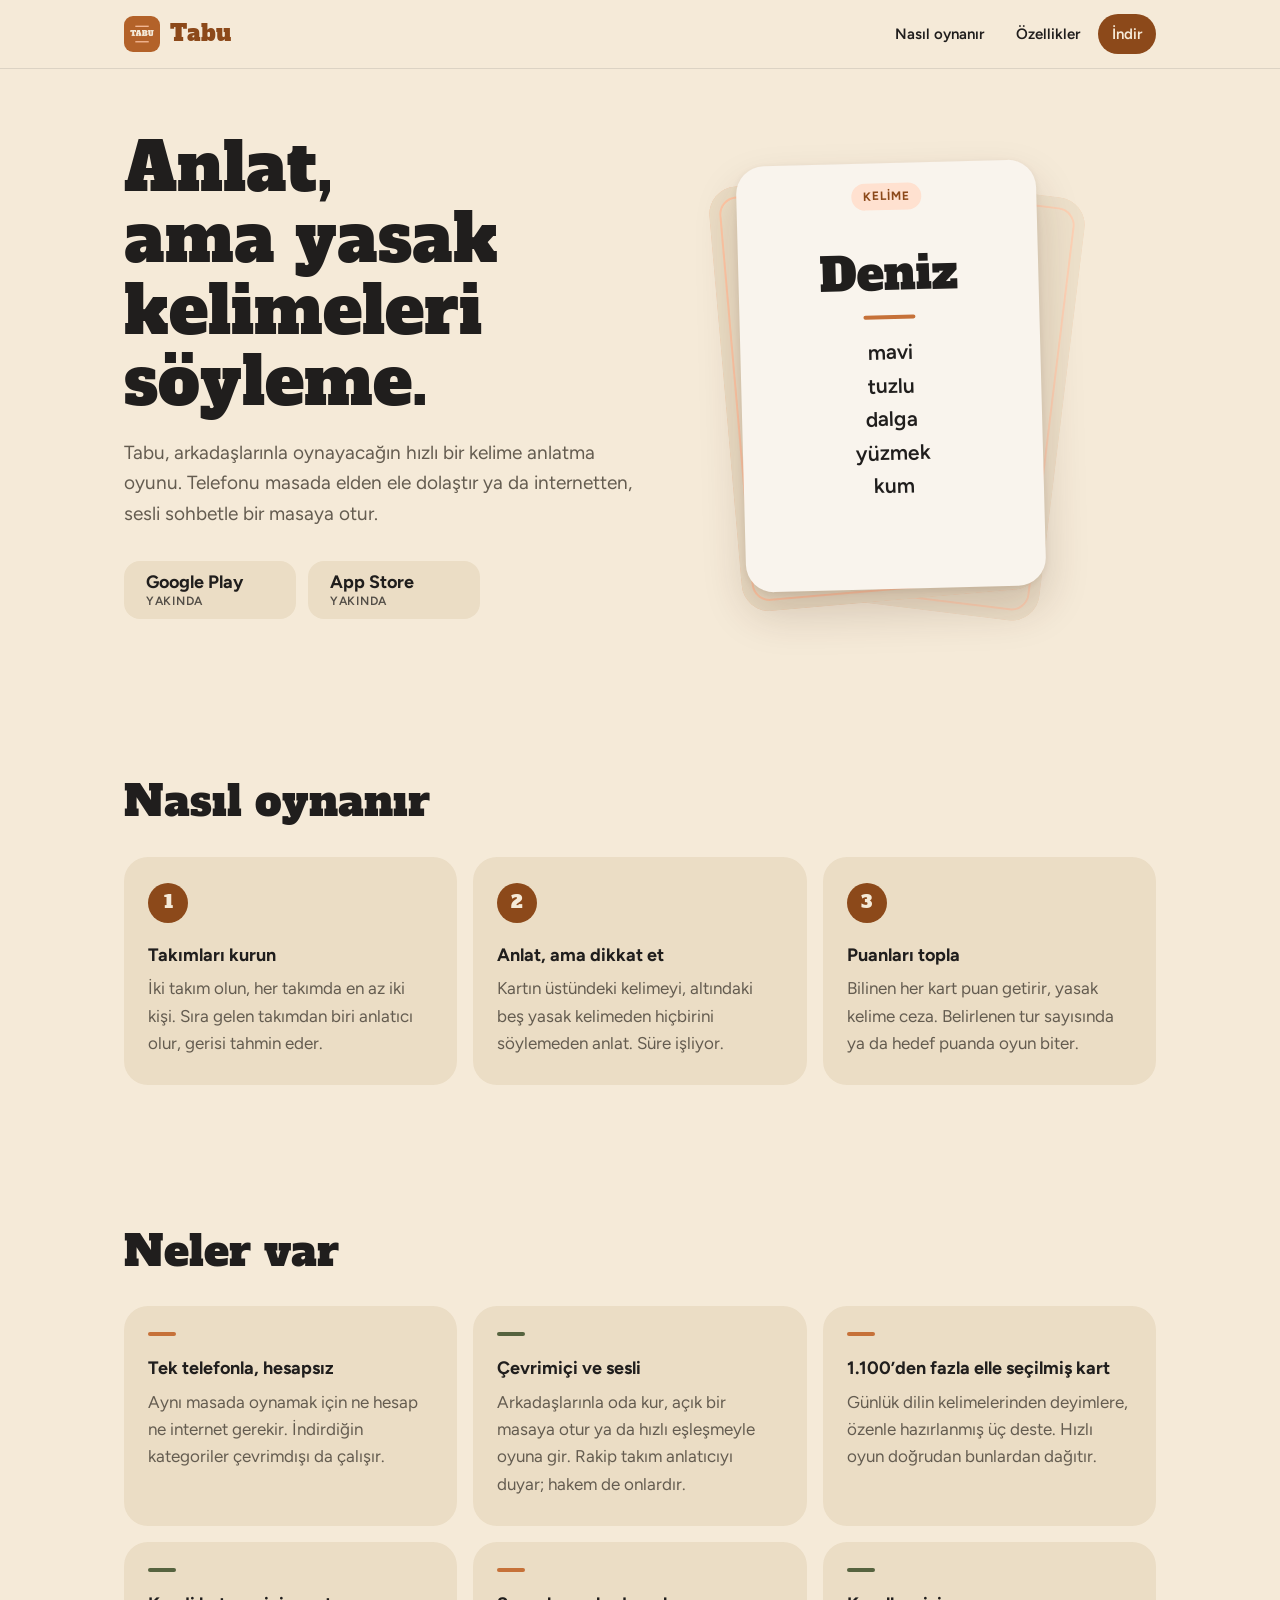
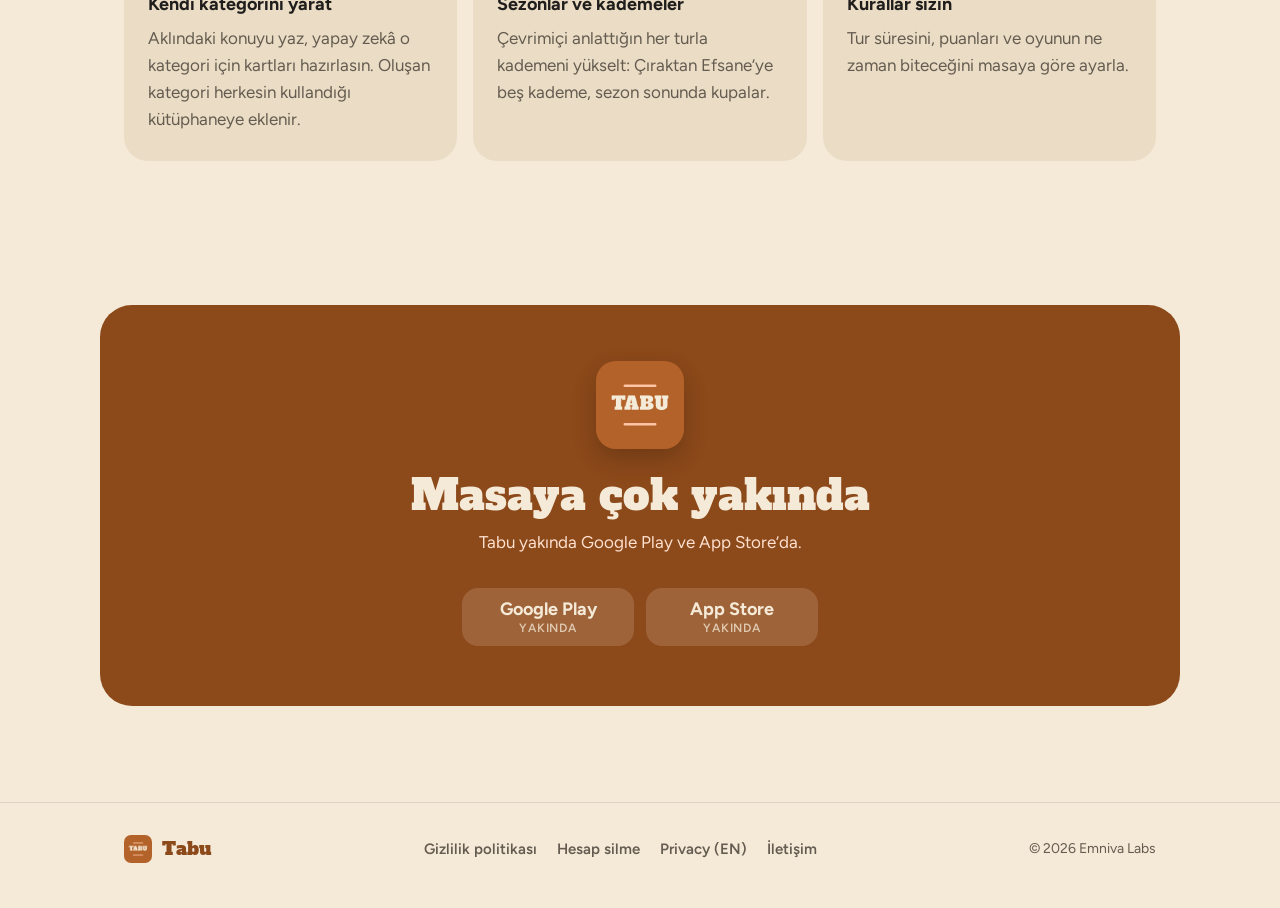
<file: index.html>
<!doctype html>
<html lang="tr">
<head>
  <meta charset="utf-8">
  <meta name="viewport" content="width=device-width, initial-scale=1">
  <title>Tabu — arkadaşlarınla kelime anlatma oyunu</title>
  <meta name="description" content="Anlat, ama yasak kelimeleri söyleme. Tabu’yu tek telefonla masada elden ele oyna ya da çevrimiçi, sesli sohbetle bir masaya otur.">
  <meta name="theme-color" content="#f5ead8">
  <link rel="icon" type="image/png" href="img/favicon-64.png">
  <link rel="apple-touch-icon" href="img/apple-touch-icon.png">
  <!-- Paylaşılan bağlantının önizlemesi. og:image tam adres olmalı: çoğu
       platform göreli adresi okumuyor. -->
  <meta property="og:type" content="website">
  <meta property="og:url" content="https://tabu.emniva.com/">
  <meta property="og:title" content="Tabu — arkadaşlarınla kelime anlatma oyunu">
  <meta property="og:description" content="Anlat, ama yasak kelimeleri söyleme.">
  <meta property="og:image" content="https://tabu.emniva.com/img/icon-512.png">
  <link rel="canonical" href="https://tabu.emniva.com/">
  <link rel="stylesheet" href="style.css">
</head>
<body class="home">
<a class="skip" href="#icerik">İçeriğe geç</a>

<header class="site-header">
  <div class="wrap bar">
    <a class="logo" href="index.html"><img src="img/icon-512.png" alt="" width="36" height="36">Tabu</a>
    <nav aria-label="Sayfa içi">
      <a href="#nasil">Nasıl oynanır</a>
      <a href="#ozellikler">Özellikler</a>
      <a class="nav-cta" href="#indir">İndir</a>
    </nav>
  </div>
</header>

<main id="icerik">
  <section class="hero">
    <div class="wrap hero-grid">
      <div class="hero-copy">
        <h1>Anlat, ama yasak kelimeleri söyleme.</h1>
        <p class="lead">Tabu, arkadaşlarınla oynayacağın hızlı bir kelime anlatma oyunu. Telefonu masada elden ele dolaştır ya da internetten, sesli sohbetle bir masaya otur.</p>

        <!-- MAĞAZA BAĞLANTILARI
             Uygulama yayına girince: href'e mağaza adresini yaz, class'tan
             "is-soon"u ve aria-disabled'ı kaldır, "Yakında" satırını
             "Hemen indir" gibi bir şeyle değiştir. Resmî rozet görselleri
             kullanılacaksa (Google ve Apple'ın kendi "Get it on / Download
             on" rozetleri) <a>'nın içeriğini o <img> ile değiştirmek yeterli;
             ölçüleri .store sınıfı veriyor. Aynı iki düğme sayfanın altında
             (#indir) bir kez daha var. -->
        <div class="stores">
          <a class="store is-soon" href="#indir" aria-disabled="true">
            <span class="store-label">Google Play</span>
            <span class="store-note">Yakında</span>
          </a>
          <a class="store is-soon" href="#indir" aria-disabled="true">
            <span class="store-label">App Store</span>
            <span class="store-note">Yakında</span>
          </a>
        </div>
      </div>

      <!-- Uygulamadaki kartın kendisi: aynı kağıt, aynı çizgi, aynı yazı
           yüzleri. Sözcükler gerçek bir karttan (En Sık Kullanılan Kelimeler). -->
      <div class="deck" aria-label="Örnek kart: Deniz. Yasak kelimeler: mavi, tuzlu, dalga, yüzmek, kum.">
        <div class="card card-back card-back-2" aria-hidden="true"></div>
        <div class="card card-back card-back-1" aria-hidden="true"></div>
        <div class="card card-face" aria-hidden="true">
          <span class="card-tag">Kelime</span>
          <span class="card-word">Deniz</span>
          <span class="card-rule"></span>
          <ul class="card-taboo">
            <li>mavi</li><li>tuzlu</li><li>dalga</li><li>yüzmek</li><li>kum</li>
          </ul>
        </div>
      </div>
    </div>
  </section>

  <section id="nasil" class="section">
    <div class="wrap">
      <h2>Nasıl oynanır</h2>
      <ol class="steps">
        <li>
          <span class="step-no">1</span>
          <h3>Takımları kurun</h3>
          <p>İki takım olun, her takımda en az iki kişi. Sıra gelen takımdan biri anlatıcı olur, gerisi tahmin eder.</p>
        </li>
        <li>
          <span class="step-no">2</span>
          <h3>Anlat, ama dikkat et</h3>
          <p>Kartın üstündeki kelimeyi, altındaki beş yasak kelimeden hiçbirini söylemeden anlat. Süre işliyor.</p>
        </li>
        <li>
          <span class="step-no">3</span>
          <h3>Puanları topla</h3>
          <p>Bilinen her kart puan getirir, yasak kelime ceza. Belirlenen tur sayısında ya da hedef puanda oyun biter.</p>
        </li>
      </ol>
    </div>
  </section>

  <section id="ozellikler" class="section section-alt">
    <div class="wrap">
      <h2>Neler var</h2>
      <div class="features">
        <article class="feature">
          <h3>Tek telefonla, hesapsız</h3>
          <p>Aynı masada oynamak için ne hesap ne internet gerekir. İndirdiğin kategoriler çevrimdışı da çalışır.</p>
        </article>
        <article class="feature">
          <h3>Çevrimiçi ve sesli</h3>
          <p>Arkadaşlarınla oda kur, açık bir masaya otur ya da hızlı eşleşmeyle oyuna gir. Rakip takım anlatıcıyı duyar; hakem de onlardır.</p>
        </article>
        <article class="feature">
          <h3>1.100’den fazla elle seçilmiş kart</h3>
          <p>Günlük dilin kelimelerinden deyimlere, özenle hazırlanmış üç deste. Hızlı oyun doğrudan bunlardan dağıtır.</p>
        </article>
        <article class="feature">
          <h3>Kendi kategorini yarat</h3>
          <p>Aklındaki konuyu yaz, yapay zekâ o kategori için kartları hazırlasın. Oluşan kategori herkesin kullandığı kütüphaneye eklenir.</p>
        </article>
        <article class="feature">
          <h3>Sezonlar ve kademeler</h3>
          <p>Çevrimiçi anlattığın her turla kademeni yükselt: Çıraktan Efsane’ye beş kademe, sezon sonunda kupalar.</p>
        </article>
        <article class="feature">
          <h3>Kurallar sizin</h3>
          <p>Tur süresini, puanları ve oyunun ne zaman biteceğini masaya göre ayarla.</p>
        </article>
      </div>
    </div>
  </section>

  <section id="indir" class="section cta">
    <div class="wrap cta-inner">
      <img src="img/icon-512.png" alt="" width="88" height="88" class="cta-icon">
      <h2>Masaya çok yakında</h2>
      <p>Tabu yakında Google Play ve App Store’da.</p>
      <div class="stores stores-center">
        <a class="store is-soon" href="#indir" aria-disabled="true">
          <span class="store-label">Google Play</span>
          <span class="store-note">Yakında</span>
        </a>
        <a class="store is-soon" href="#indir" aria-disabled="true">
          <span class="store-label">App Store</span>
          <span class="store-note">Yakında</span>
        </a>
      </div>
    </div>
  </section>
</main>

<footer class="site-footer">
  <div class="wrap footer-grid">
    <a class="logo logo-small" href="index.html"><img src="img/icon-512.png" alt="" width="28" height="28">Tabu</a>
    <nav aria-label="Alt bağlantılar">
      <a href="privacy.html">Gizlilik politikası</a>
      <a href="delete-account.html">Hesap silme</a>
      <a href="privacy.html#en" lang="en">Privacy (EN)</a>
      <a href="mailto:emnivalabs@gmail.com">İletişim</a>
    </nav>
    <p class="copyright">© 2026 Emniva Labs</p>
  </div>
</footer>
</body>
</html>
</file>
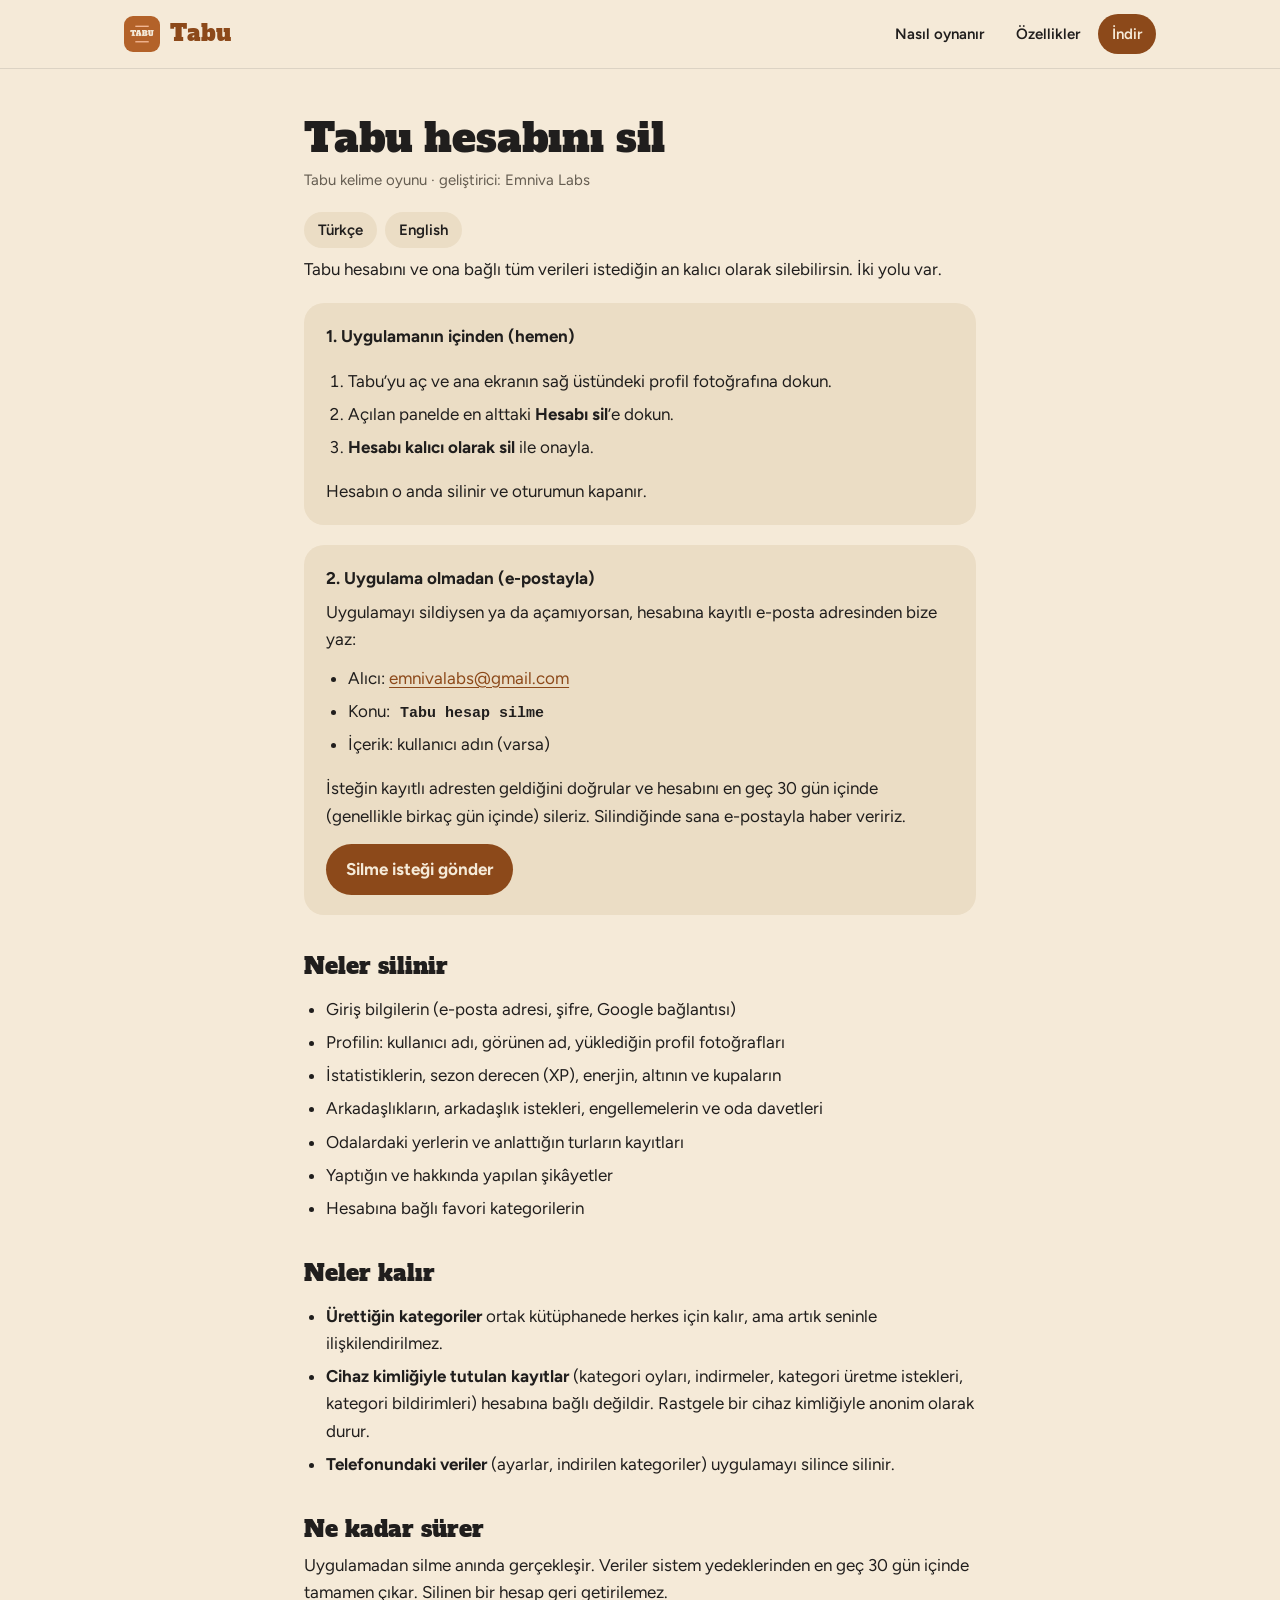
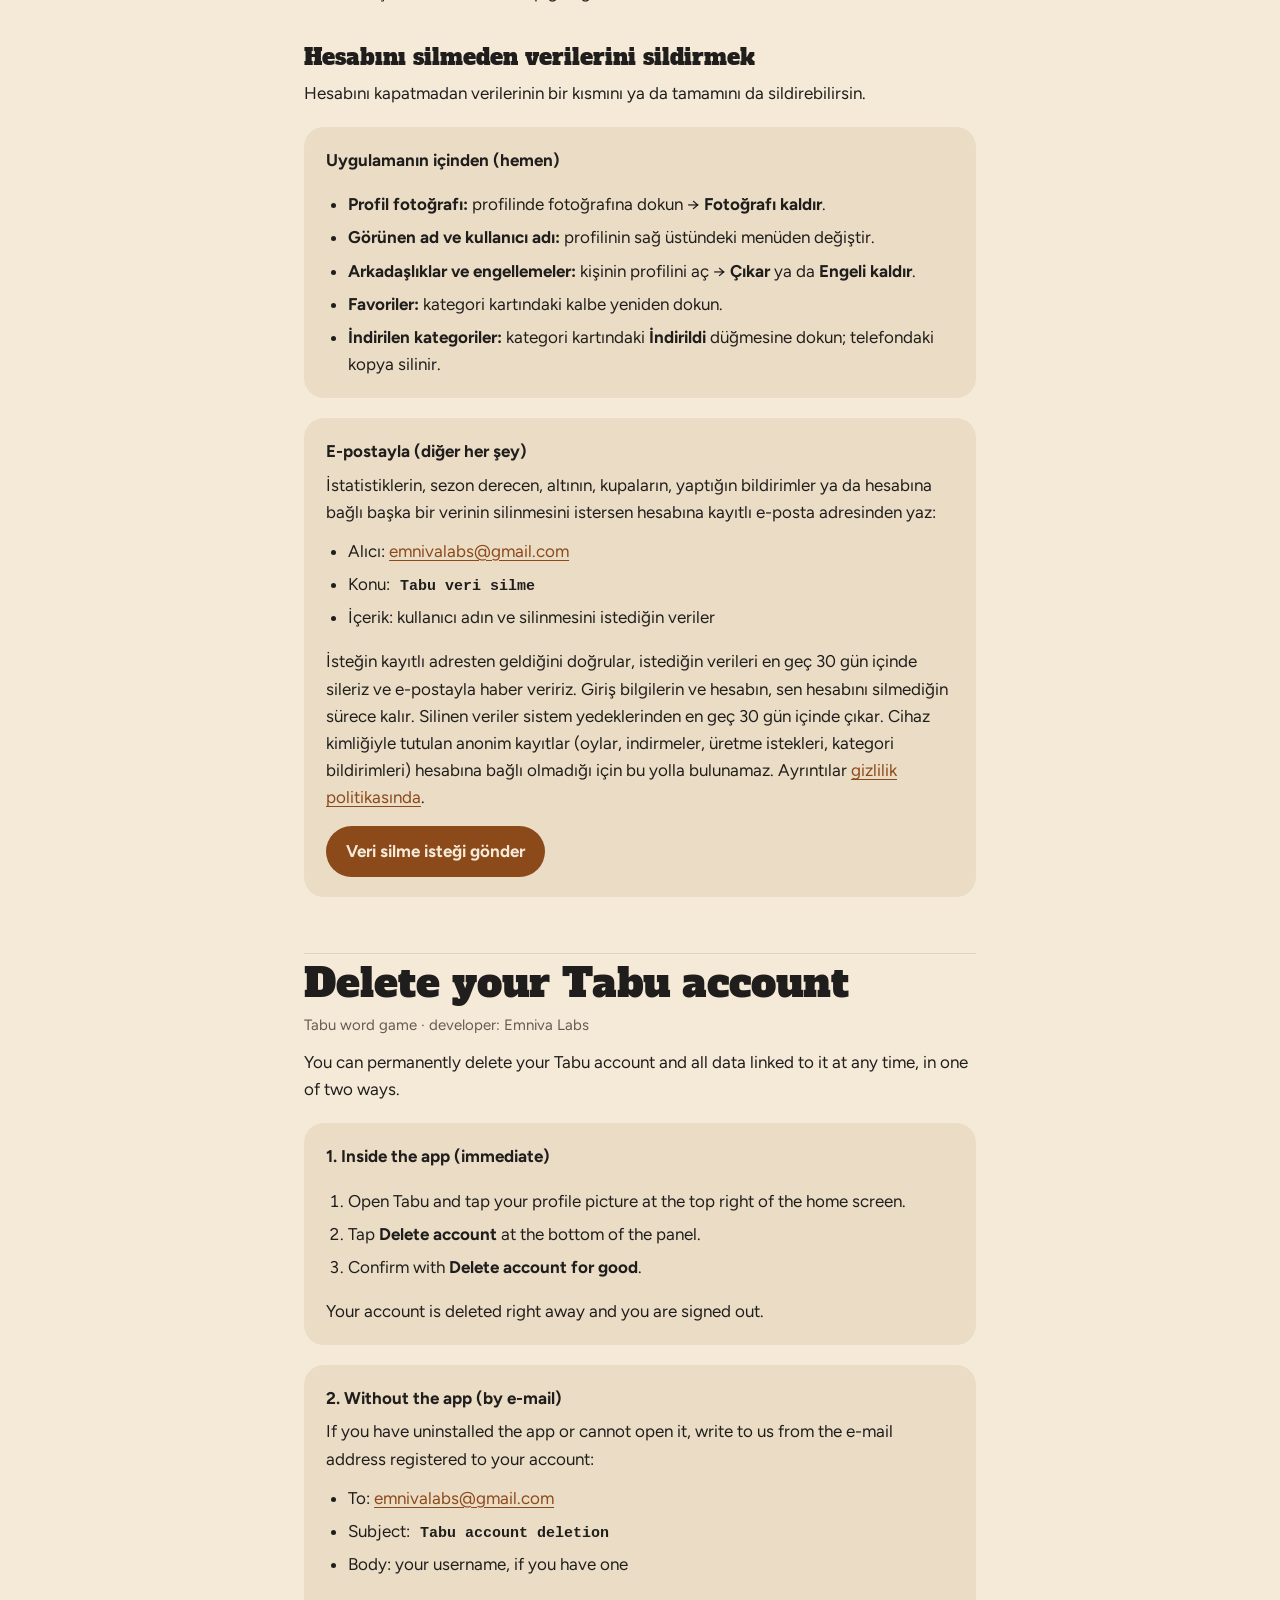
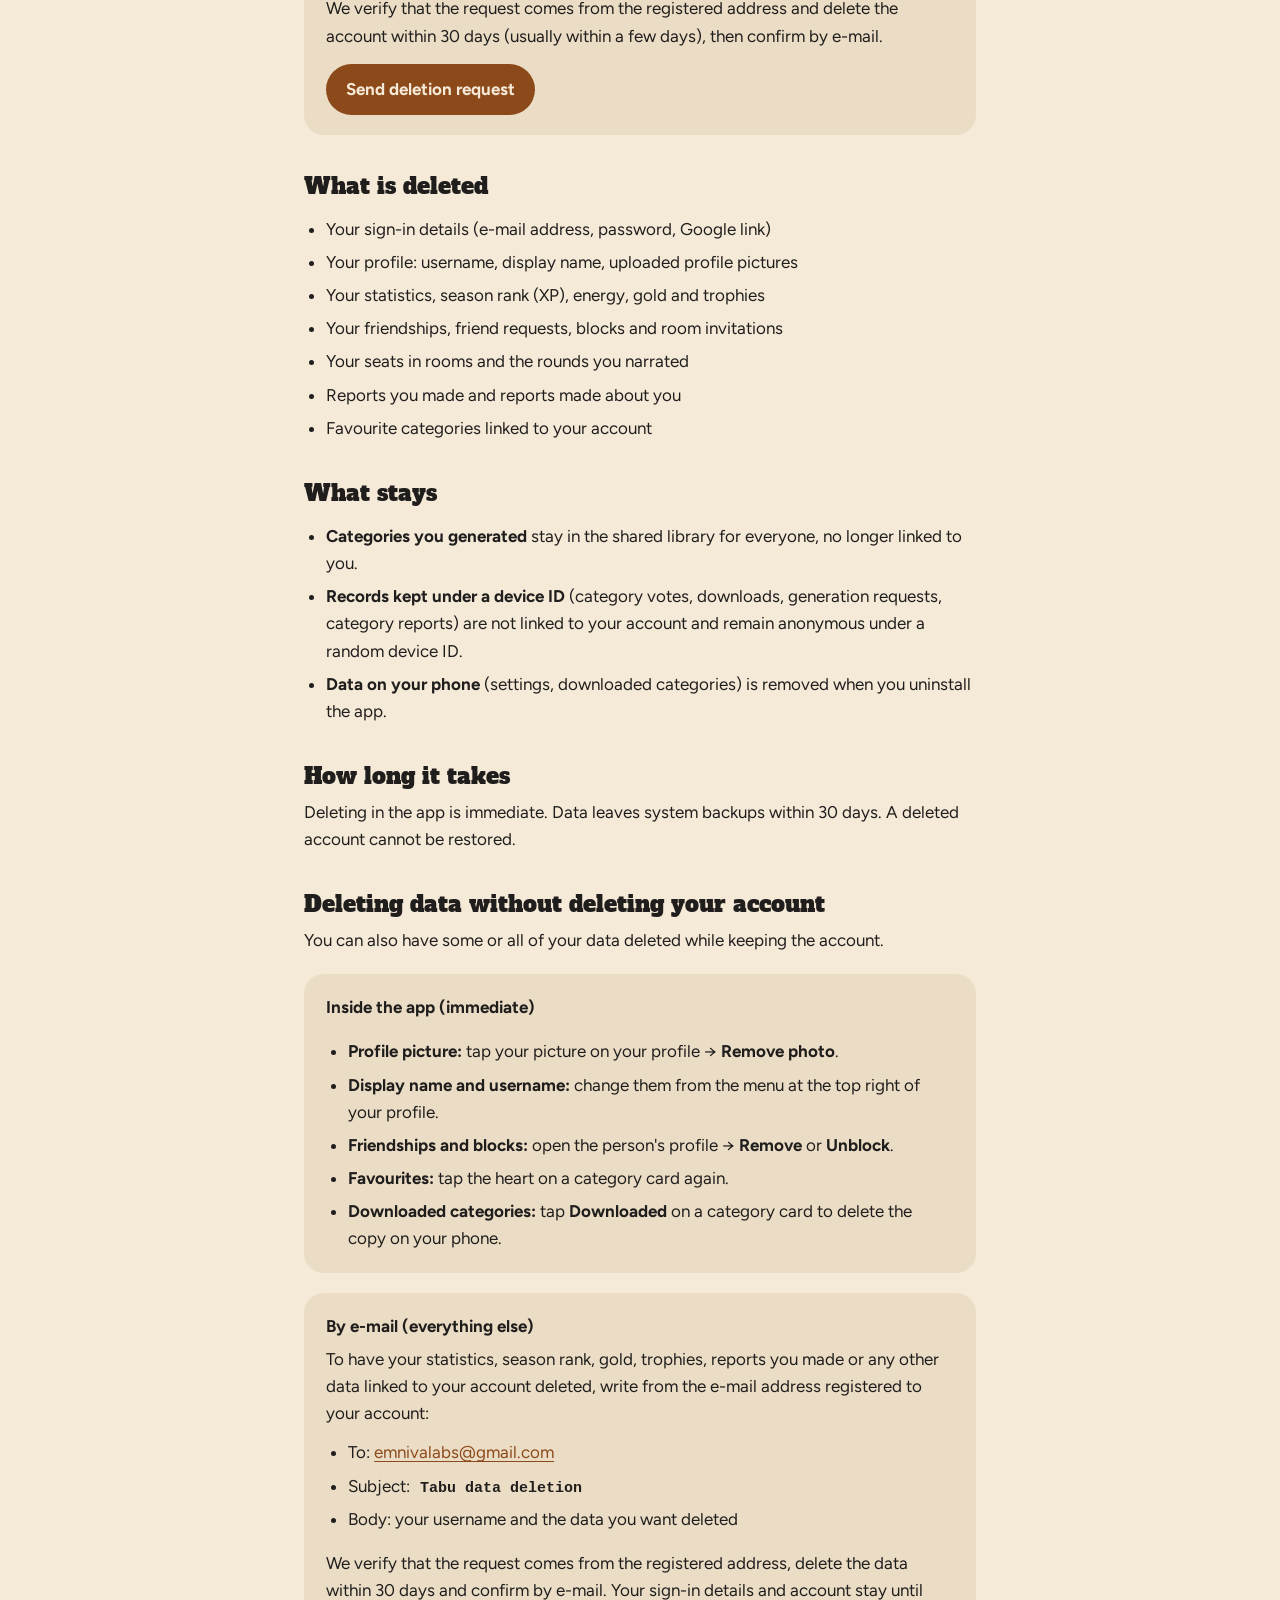
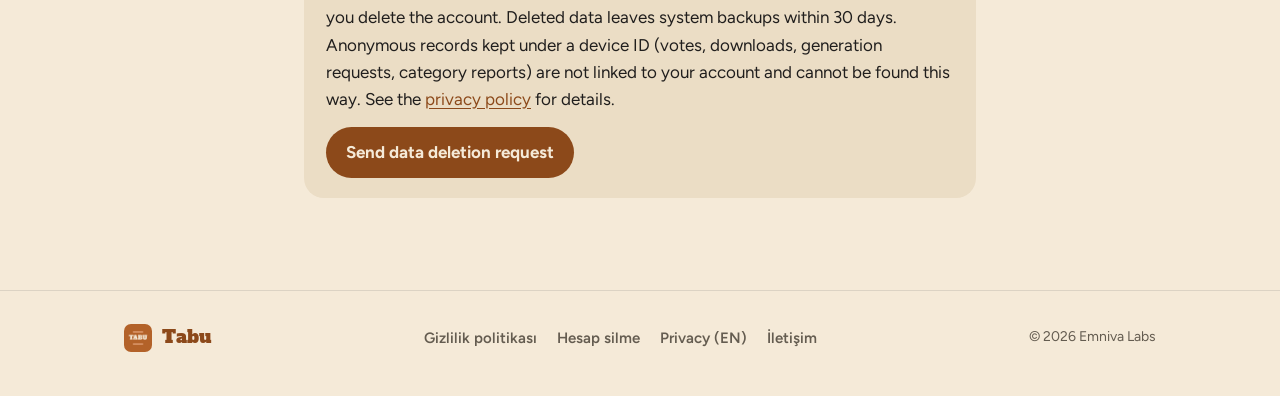
<file: delete-account.html>
<!doctype html>
<html lang="tr">
<head>
  <meta charset="utf-8">
  <meta name="viewport" content="width=device-width, initial-scale=1">
  <title>Tabu Hesap Silme</title>
  <meta name="description" content="Tabu hesabını nasıl silebileceğin ve neyin silindiği.">
  <meta name="theme-color" content="#f5ead8">
  <link rel="icon" type="image/png" href="img/favicon-64.png">
  <link rel="apple-touch-icon" href="img/apple-touch-icon.png">
  <link rel="stylesheet" href="style.css">
</head>
<body>
<a class="skip" href="#icerik">İçeriğe geç</a>
<header class="site-header">
  <div class="wrap bar">
    <a class="logo" href="index.html"><img src="img/icon-512.png" alt="" width="36" height="36">Tabu</a>
    <nav aria-label="Site">
      <a href="index.html#nasil">Nasıl oynanır</a>
      <a href="index.html#ozellikler">Özellikler</a>
      <a class="nav-cta" href="index.html#indir">İndir</a>
    </nav>
  </div>
</header>
<main class="doc" id="icerik">
  <h1>Tabu hesabını sil</h1>
  <p class="meta">Tabu kelime oyunu · geliştirici: Emniva Labs</p>
  <nav class="lang"><a href="#tr">Türkçe</a><a href="#en">English</a></nav>

  <section id="tr">
    <p>Tabu hesabını ve ona bağlı tüm verileri istediğin an kalıcı olarak silebilirsin. İki yolu var.</p>

    <div class="card">
      <h3>1. Uygulamanın içinden (hemen)</h3>
      <ol>
        <li>Tabu’yu aç ve ana ekranın sağ üstündeki profil fotoğrafına dokun.</li>
        <li>Açılan panelde en alttaki <strong>Hesabı sil</strong>’e dokun.</li>
        <li><strong>Hesabı kalıcı olarak sil</strong> ile onayla.</li>
      </ol>
      <p>Hesabın o anda silinir ve oturumun kapanır.</p>
    </div>

    <div class="card">
      <h3>2. Uygulama olmadan (e-postayla)</h3>
      <p>Uygulamayı sildiysen ya da açamıyorsan, hesabına kayıtlı e-posta adresinden bize yaz:</p>
      <ul>
        <li>Alıcı: <a href="mailto:emnivalabs@gmail.com?subject=Tabu%20hesap%20silme">emnivalabs@gmail.com</a></li>
        <li>Konu: <code>Tabu hesap silme</code></li>
        <li>İçerik: kullanıcı adın (varsa)</li>
      </ul>
      <p>İsteğin kayıtlı adresten geldiğini doğrular ve hesabını en geç 30 gün içinde (genellikle birkaç gün içinde) sileriz. Silindiğinde sana e-postayla haber veririz.</p>
      <a class="button" href="mailto:emnivalabs@gmail.com?subject=Tabu%20hesap%20silme">Silme isteği gönder</a>
    </div>

    <h2>Neler silinir</h2>
    <ul>
      <li>Giriş bilgilerin (e-posta adresi, şifre, Google bağlantısı)</li>
      <li>Profilin: kullanıcı adı, görünen ad, yüklediğin profil fotoğrafları</li>
      <li>İstatistiklerin, sezon derecen (XP), enerjin, altının ve kupaların</li>
      <li>Arkadaşlıkların, arkadaşlık istekleri, engellemelerin ve oda davetleri</li>
      <li>Odalardaki yerlerin ve anlattığın turların kayıtları</li>
      <li>Yaptığın ve hakkında yapılan şikâyetler</li>
      <li>Hesabına bağlı favori kategorilerin</li>
    </ul>

    <h2>Neler kalır</h2>
    <ul>
      <li><strong>Ürettiğin kategoriler</strong> ortak kütüphanede herkes için kalır, ama artık seninle ilişkilendirilmez.</li>
      <li><strong>Cihaz kimliğiyle tutulan kayıtlar</strong> (kategori oyları, indirmeler, kategori üretme istekleri, kategori bildirimleri) hesabına bağlı değildir. Rastgele bir cihaz kimliğiyle anonim olarak durur.</li>
      <li><strong>Telefonundaki veriler</strong> (ayarlar, indirilen kategoriler) uygulamayı silince silinir.</li>
    </ul>

    <h2>Ne kadar sürer</h2>
    <p>Uygulamadan silme anında gerçekleşir. Veriler sistem yedeklerinden en geç 30 gün içinde tamamen çıkar. Silinen bir hesap geri getirilemez.</p>
    <h2 id="veri-silme">Hesabını silmeden verilerini sildirmek</h2>
    <p>Hesabını kapatmadan verilerinin bir kısmını ya da tamamını da sildirebilirsin.</p>

    <div class="card">
      <h3>Uygulamanın içinden (hemen)</h3>
      <ul>
        <li><strong>Profil fotoğrafı:</strong> profilinde fotoğrafına dokun → <strong>Fotoğrafı kaldır</strong>.</li>
        <li><strong>Görünen ad ve kullanıcı adı:</strong> profilinin sağ üstündeki menüden değiştir.</li>
        <li><strong>Arkadaşlıklar ve engellemeler:</strong> kişinin profilini aç → <strong>Çıkar</strong> ya da <strong>Engeli kaldır</strong>.</li>
        <li><strong>Favoriler:</strong> kategori kartındaki kalbe yeniden dokun.</li>
        <li><strong>İndirilen kategoriler:</strong> kategori kartındaki <strong>İndirildi</strong> düğmesine dokun; telefondaki kopya silinir.</li>
      </ul>
    </div>

    <div class="card">
      <h3>E-postayla (diğer her şey)</h3>
      <p>İstatistiklerin, sezon derecen, altının, kupaların, yaptığın bildirimler ya da hesabına bağlı başka bir verinin silinmesini istersen hesabına kayıtlı e-posta adresinden yaz:</p>
      <ul>
        <li>Alıcı: <a href="mailto:emnivalabs@gmail.com?subject=Tabu%20veri%20silme">emnivalabs@gmail.com</a></li>
        <li>Konu: <code>Tabu veri silme</code></li>
        <li>İçerik: kullanıcı adın ve silinmesini istediğin veriler</li>
      </ul>
      <p>İsteğin kayıtlı adresten geldiğini doğrular, istediğin verileri en geç 30 gün içinde sileriz ve e-postayla haber veririz. Giriş bilgilerin ve hesabın, sen hesabını silmediğin sürece kalır. Silinen veriler sistem yedeklerinden en geç 30 gün içinde çıkar. Cihaz kimliğiyle tutulan anonim kayıtlar (oylar, indirmeler, üretme istekleri, kategori bildirimleri) hesabına bağlı olmadığı için bu yolla bulunamaz. Ayrıntılar <a href="privacy.html">gizlilik politikasında</a>.</p>
      <a class="button" href="mailto:emnivalabs@gmail.com?subject=Tabu%20veri%20silme">Veri silme isteği gönder</a>
    </div>
  </section>

  <hr>

  <section id="en" lang="en">
    <h1>Delete your Tabu account</h1>
    <p class="meta">Tabu word game · developer: Emniva Labs</p>
    <p>You can permanently delete your Tabu account and all data linked to it at any time, in one of two ways.</p>

    <div class="card">
      <h3>1. Inside the app (immediate)</h3>
      <ol>
        <li>Open Tabu and tap your profile picture at the top right of the home screen.</li>
        <li>Tap <strong>Delete account</strong> at the bottom of the panel.</li>
        <li>Confirm with <strong>Delete account for good</strong>.</li>
      </ol>
      <p>Your account is deleted right away and you are signed out.</p>
    </div>

    <div class="card">
      <h3>2. Without the app (by e-mail)</h3>
      <p>If you have uninstalled the app or cannot open it, write to us from the e-mail address registered to your account:</p>
      <ul>
        <li>To: <a href="mailto:emnivalabs@gmail.com?subject=Tabu%20account%20deletion">emnivalabs@gmail.com</a></li>
        <li>Subject: <code>Tabu account deletion</code></li>
        <li>Body: your username, if you have one</li>
      </ul>
      <p>We verify that the request comes from the registered address and delete the account within 30 days (usually within a few days), then confirm by e-mail.</p>
      <a class="button" href="mailto:emnivalabs@gmail.com?subject=Tabu%20account%20deletion">Send deletion request</a>
    </div>

    <h2>What is deleted</h2>
    <ul>
      <li>Your sign-in details (e-mail address, password, Google link)</li>
      <li>Your profile: username, display name, uploaded profile pictures</li>
      <li>Your statistics, season rank (XP), energy, gold and trophies</li>
      <li>Your friendships, friend requests, blocks and room invitations</li>
      <li>Your seats in rooms and the rounds you narrated</li>
      <li>Reports you made and reports made about you</li>
      <li>Favourite categories linked to your account</li>
    </ul>

    <h2>What stays</h2>
    <ul>
      <li><strong>Categories you generated</strong> stay in the shared library for everyone, no longer linked to you.</li>
      <li><strong>Records kept under a device ID</strong> (category votes, downloads, generation requests, category reports) are not linked to your account and remain anonymous under a random device ID.</li>
      <li><strong>Data on your phone</strong> (settings, downloaded categories) is removed when you uninstall the app.</li>
    </ul>

    <h2>How long it takes</h2>
    <p>Deleting in the app is immediate. Data leaves system backups within 30 days. A deleted account cannot be restored.</p>
    <h2 id="data-deletion">Deleting data without deleting your account</h2>
    <p>You can also have some or all of your data deleted while keeping the account.</p>

    <div class="card">
      <h3>Inside the app (immediate)</h3>
      <ul>
        <li><strong>Profile picture:</strong> tap your picture on your profile → <strong>Remove photo</strong>.</li>
        <li><strong>Display name and username:</strong> change them from the menu at the top right of your profile.</li>
        <li><strong>Friendships and blocks:</strong> open the person's profile → <strong>Remove</strong> or <strong>Unblock</strong>.</li>
        <li><strong>Favourites:</strong> tap the heart on a category card again.</li>
        <li><strong>Downloaded categories:</strong> tap <strong>Downloaded</strong> on a category card to delete the copy on your phone.</li>
      </ul>
    </div>

    <div class="card">
      <h3>By e-mail (everything else)</h3>
      <p>To have your statistics, season rank, gold, trophies, reports you made or any other data linked to your account deleted, write from the e-mail address registered to your account:</p>
      <ul>
        <li>To: <a href="mailto:emnivalabs@gmail.com?subject=Tabu%20data%20deletion">emnivalabs@gmail.com</a></li>
        <li>Subject: <code>Tabu data deletion</code></li>
        <li>Body: your username and the data you want deleted</li>
      </ul>
      <p>We verify that the request comes from the registered address, delete the data within 30 days and confirm by e-mail. Your sign-in details and account stay until you delete the account. Deleted data leaves system backups within 30 days. Anonymous records kept under a device ID (votes, downloads, generation requests, category reports) are not linked to your account and cannot be found this way. See the <a href="privacy.html#en">privacy policy</a> for details.</p>
      <a class="button" href="mailto:emnivalabs@gmail.com?subject=Tabu%20data%20deletion">Send data deletion request</a>
    </div>
  </section>

</main>
<footer class="site-footer">
  <div class="wrap footer-grid">
    <a class="logo logo-small" href="index.html"><img src="img/icon-512.png" alt="" width="28" height="28">Tabu</a>
    <nav aria-label="Alt bağlantılar">
      <a href="privacy.html">Gizlilik politikası</a>
      <a href="delete-account.html">Hesap silme</a>
      <a href="privacy.html#en" lang="en">Privacy (EN)</a>
      <a href="mailto:emnivalabs@gmail.com">İletişim</a>
    </nav>
    <p class="copyright">© 2026 Emniva Labs</p>
  </div>
</footer>
</body>
</html>
</file>
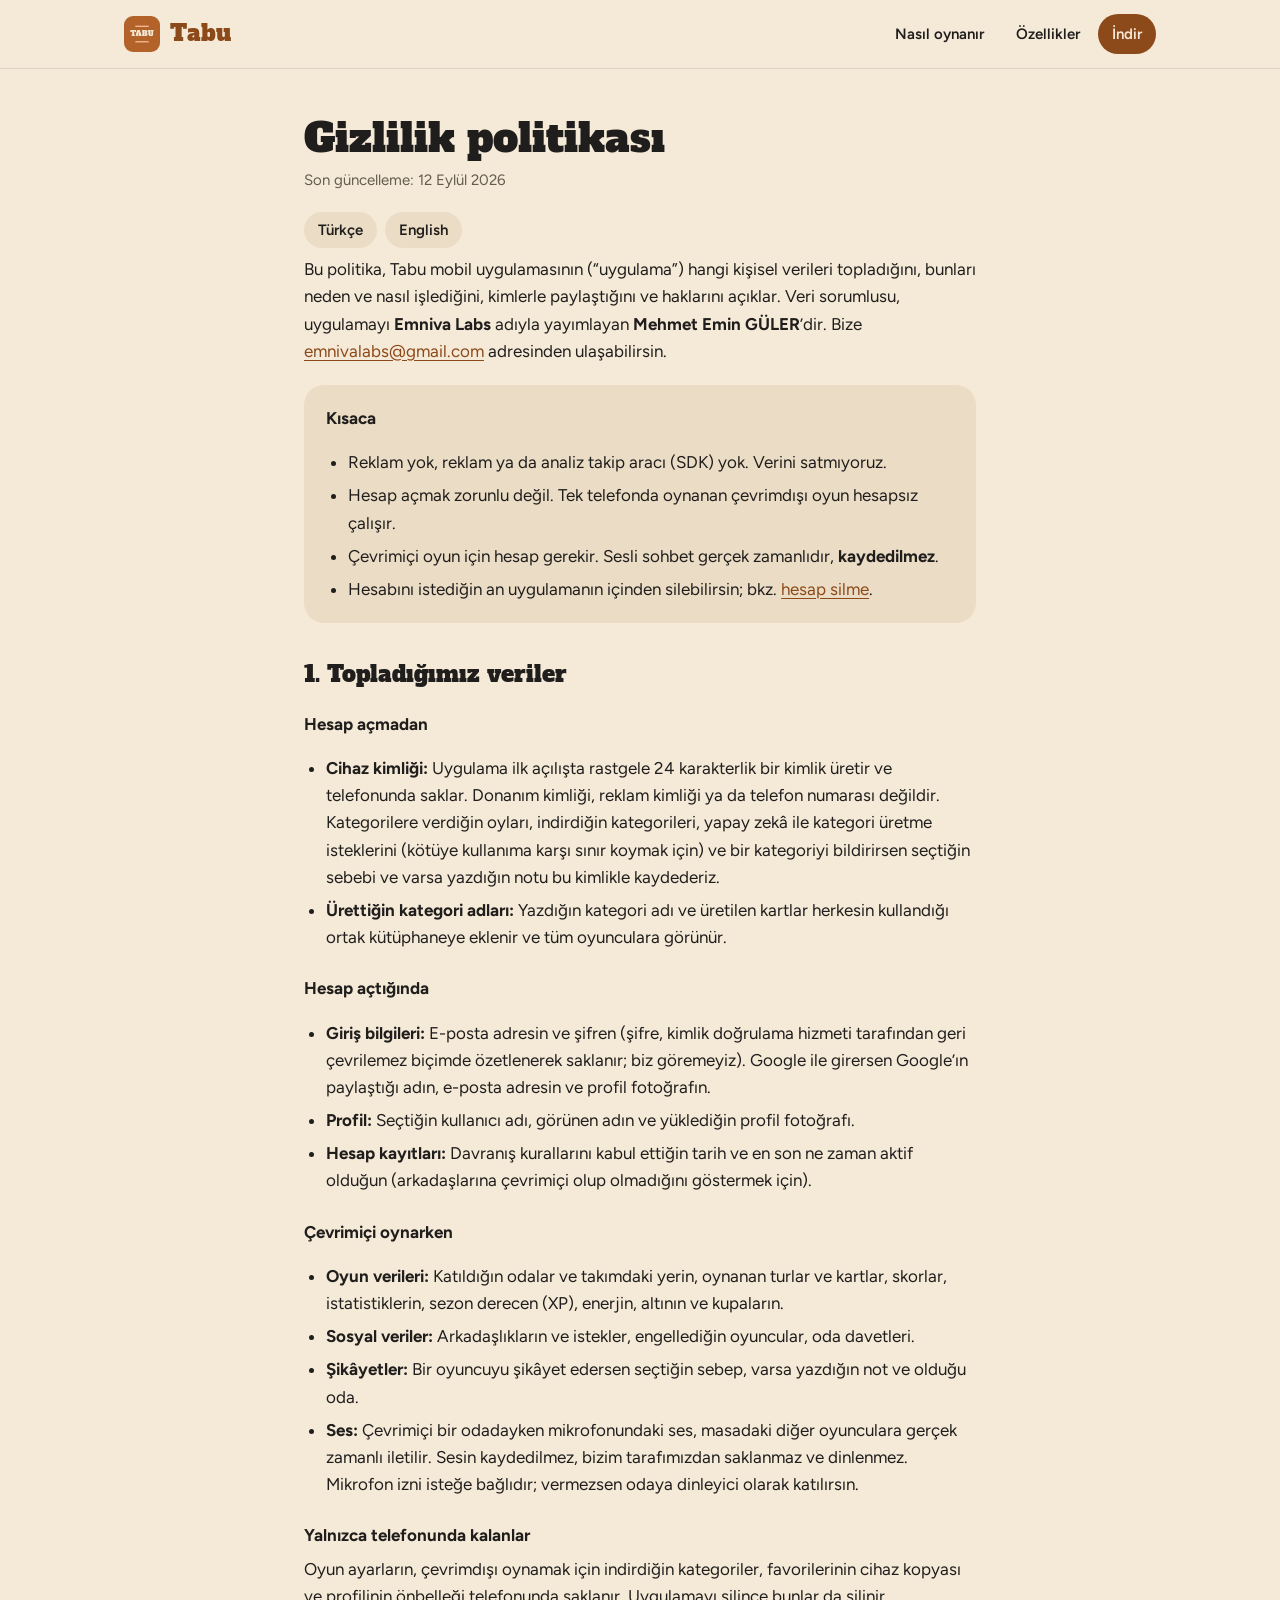
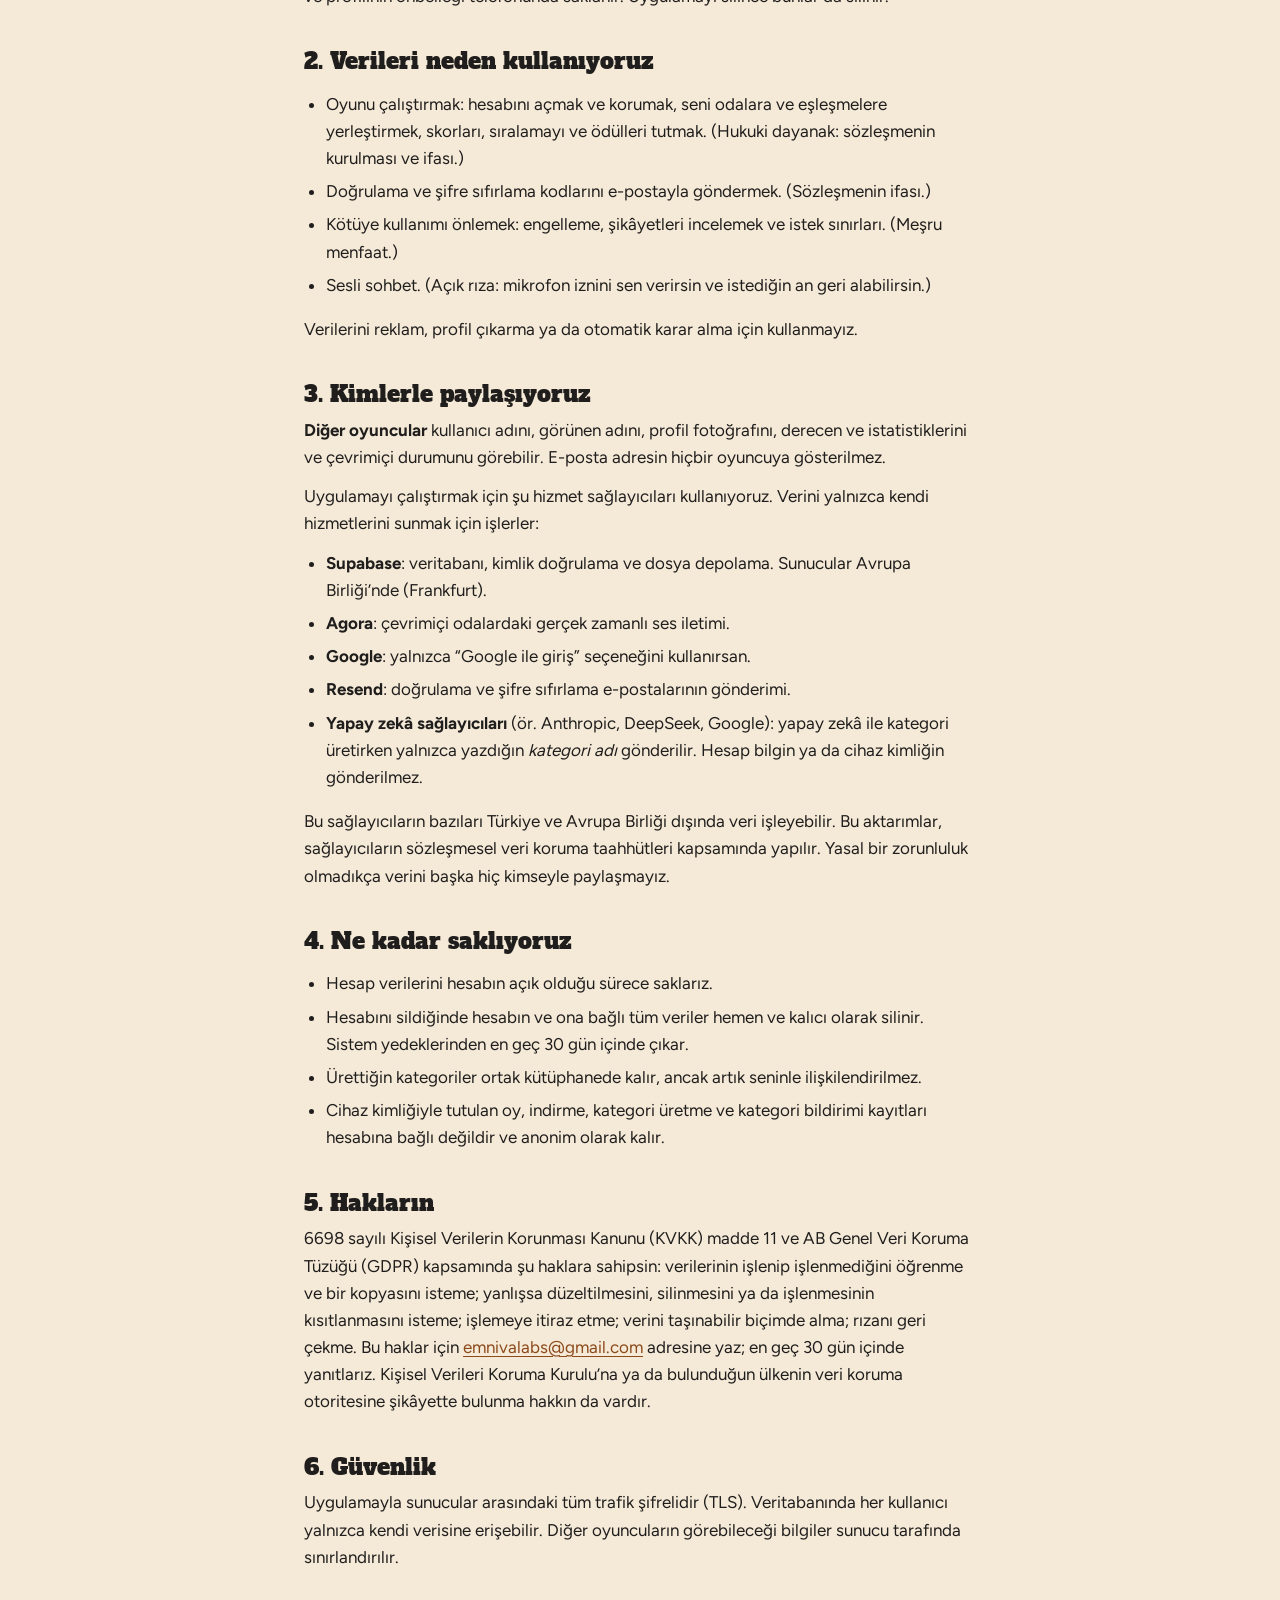
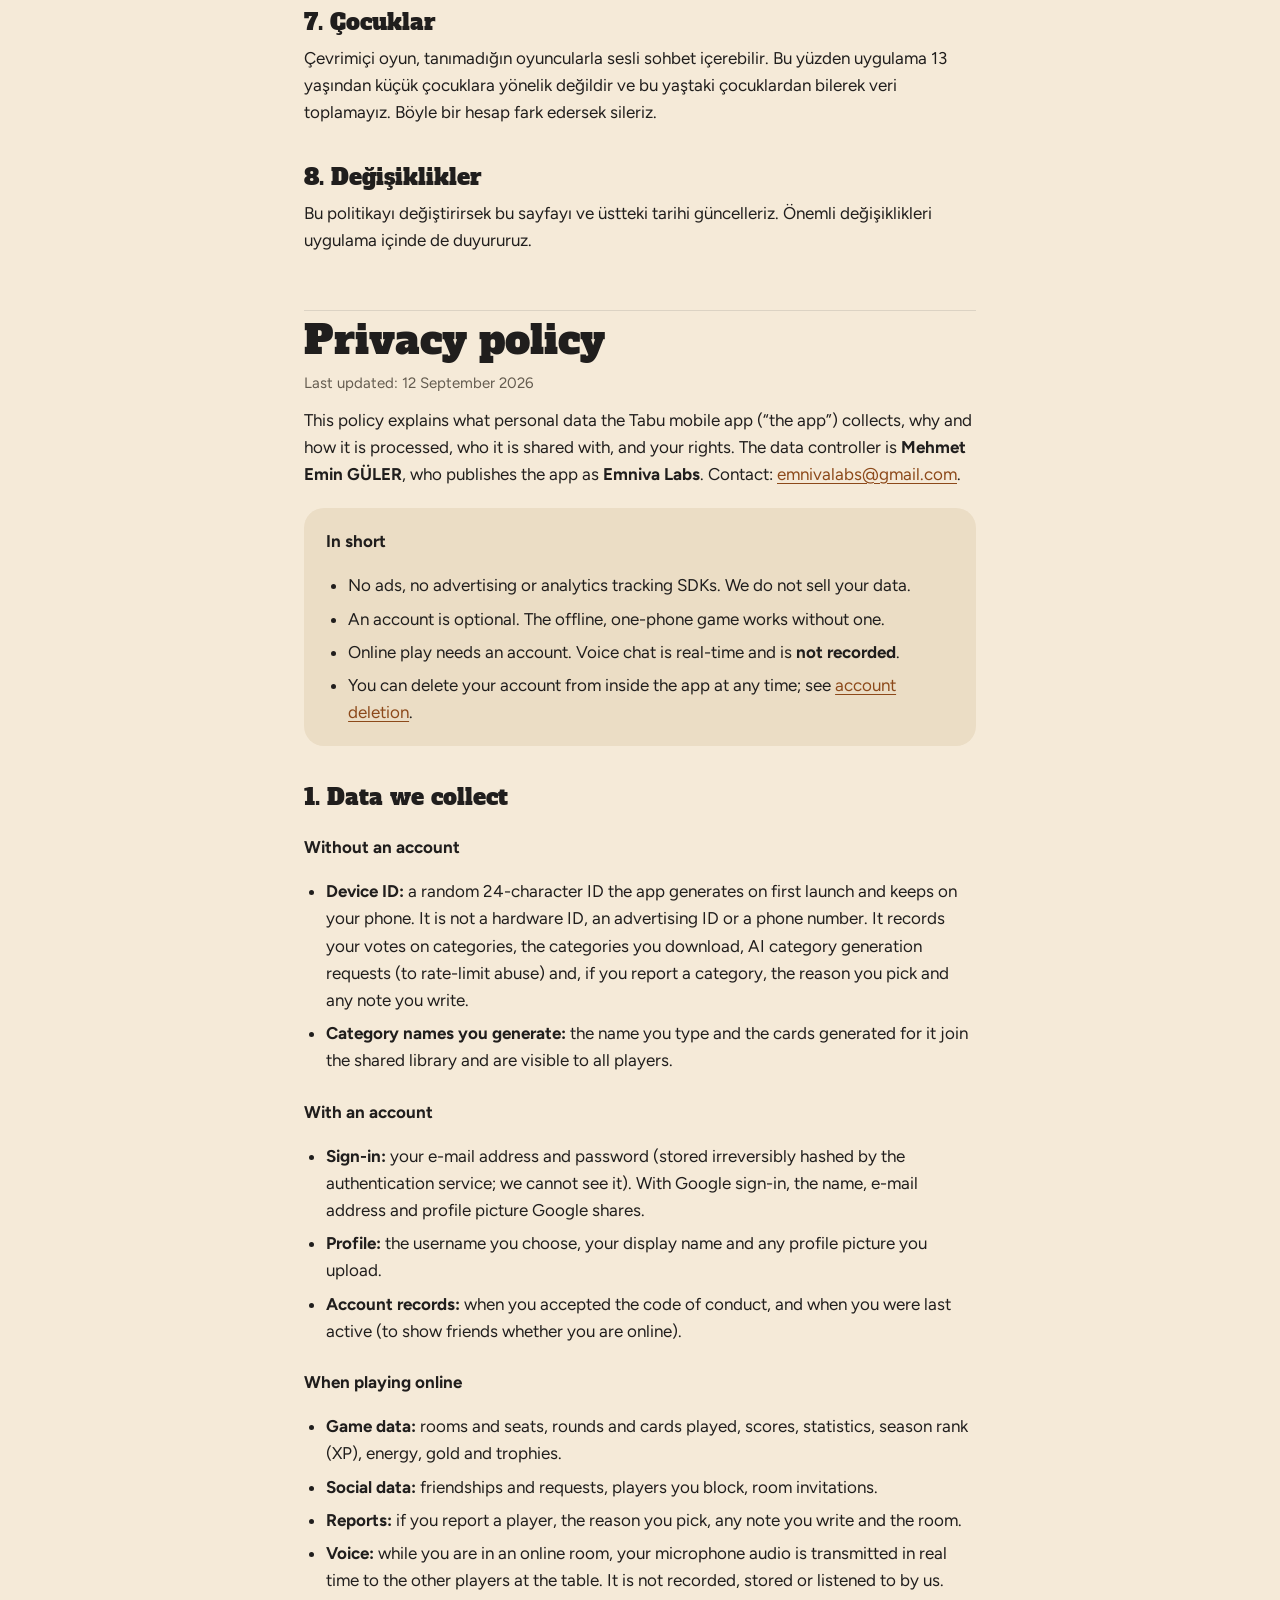
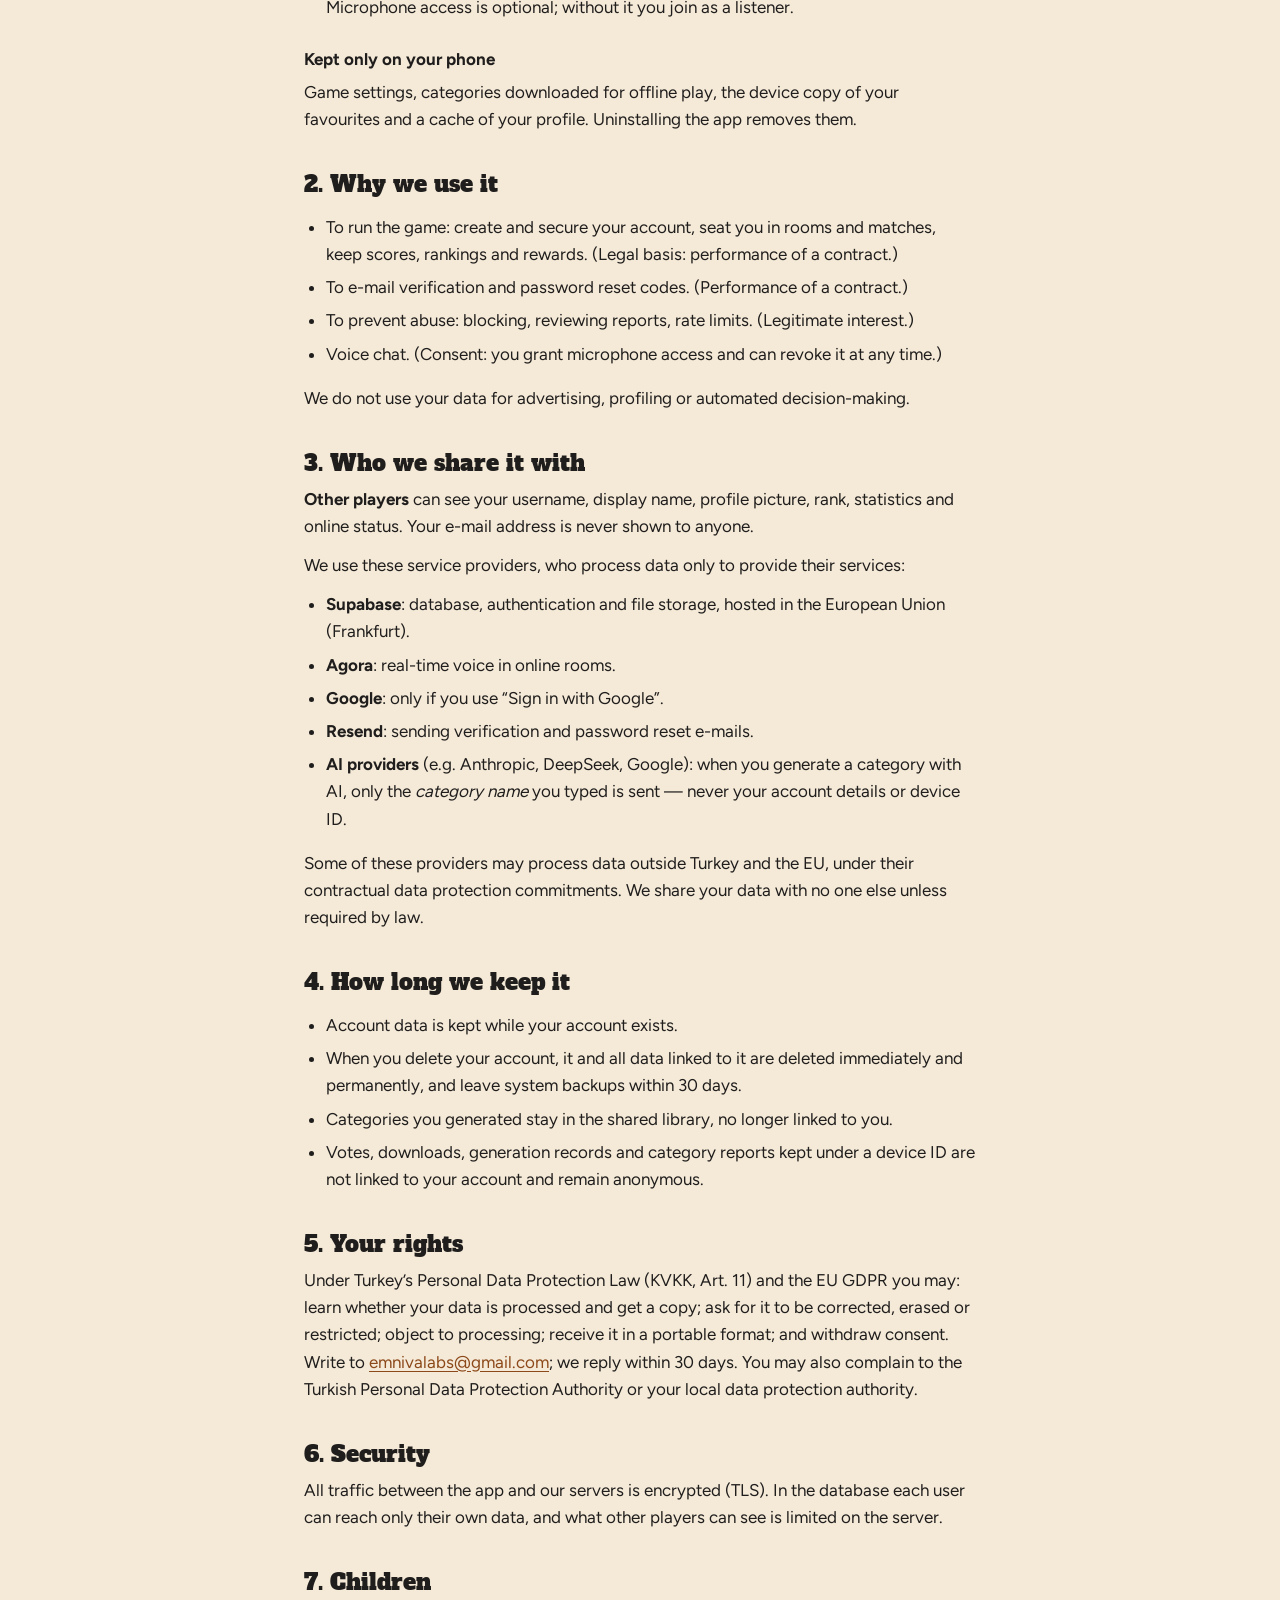
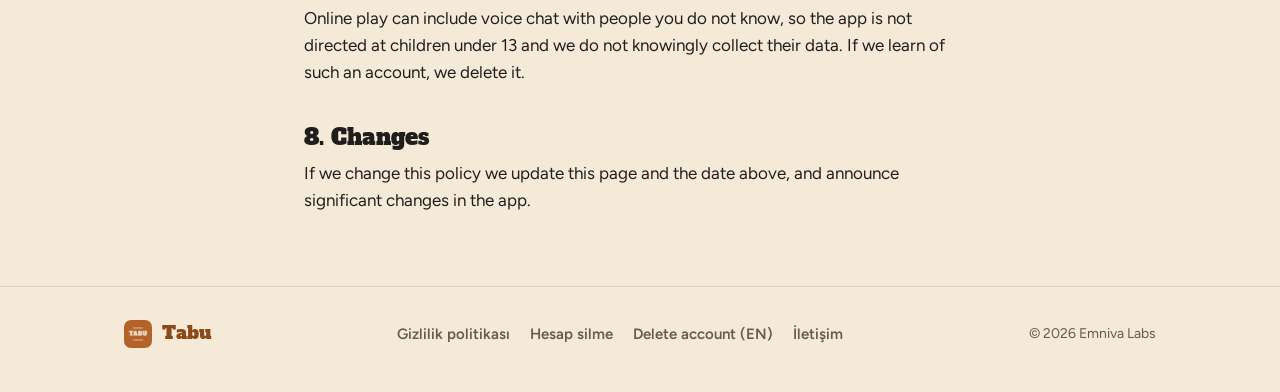
<file: privacy.html>
<!doctype html>
<html lang="tr">
<head>
  <meta charset="utf-8">
  <meta name="viewport" content="width=device-width, initial-scale=1">
  <title>Tabu Gizlilik Politikası</title>
  <meta name="description" content="Tabu kelime oyununun gizlilik politikası.">
  <meta name="theme-color" content="#f5ead8">
  <link rel="icon" type="image/png" href="img/favicon-64.png">
  <link rel="apple-touch-icon" href="img/apple-touch-icon.png">
  <link rel="stylesheet" href="style.css">
</head>
<body>
<a class="skip" href="#icerik">İçeriğe geç</a>
<header class="site-header">
  <div class="wrap bar">
    <a class="logo" href="index.html"><img src="img/icon-512.png" alt="" width="36" height="36">Tabu</a>
    <nav aria-label="Site">
      <a href="index.html#nasil">Nasıl oynanır</a>
      <a href="index.html#ozellikler">Özellikler</a>
      <a class="nav-cta" href="index.html#indir">İndir</a>
    </nav>
  </div>
</header>
<main class="doc" id="icerik">
  <h1>Gizlilik politikası</h1>
  <p class="meta">Son güncelleme: 12 Eylül 2026</p>
  <nav class="lang"><a href="#tr">Türkçe</a><a href="#en">English</a></nav>

  <section id="tr">
    <p>Bu politika, Tabu mobil uygulamasının (“uygulama”) hangi kişisel verileri topladığını, bunları neden ve nasıl işlediğini, kimlerle paylaştığını ve haklarını açıklar. Veri sorumlusu, uygulamayı <strong>Emniva Labs</strong> adıyla yayımlayan <strong>Mehmet Emin GÜLER</strong>’dir. Bize <a href="mailto:emnivalabs@gmail.com">emnivalabs@gmail.com</a> adresinden ulaşabilirsin.</p>

    <div class="card">
      <h3>Kısaca</h3>
      <ul>
        <li>Reklam yok, reklam ya da analiz takip aracı (SDK) yok. Verini satmıyoruz.</li>
        <li>Hesap açmak zorunlu değil. Tek telefonda oynanan çevrimdışı oyun hesapsız çalışır.</li>
        <li>Çevrimiçi oyun için hesap gerekir. Sesli sohbet gerçek zamanlıdır, <strong>kaydedilmez</strong>.</li>
        <li>Hesabını istediğin an uygulamanın içinden silebilirsin; bkz. <a href="delete-account.html">hesap silme</a>.</li>
      </ul>
    </div>

    <h2>1. Topladığımız veriler</h2>

    <h3>Hesap açmadan</h3>
    <ul>
      <li><strong>Cihaz kimliği:</strong> Uygulama ilk açılışta rastgele 24 karakterlik bir kimlik üretir ve telefonunda saklar. Donanım kimliği, reklam kimliği ya da telefon numarası değildir. Kategorilere verdiğin oyları, indirdiğin kategorileri, yapay zekâ ile kategori üretme isteklerini (kötüye kullanıma karşı sınır koymak için) ve bir kategoriyi bildirirsen seçtiğin sebebi ve varsa yazdığın notu bu kimlikle kaydederiz.</li>
      <li><strong>Ürettiğin kategori adları:</strong> Yazdığın kategori adı ve üretilen kartlar herkesin kullandığı ortak kütüphaneye eklenir ve tüm oyunculara görünür.</li>
    </ul>

    <h3>Hesap açtığında</h3>
    <ul>
      <li><strong>Giriş bilgileri:</strong> E-posta adresin ve şifren (şifre, kimlik doğrulama hizmeti tarafından geri çevrilemez biçimde özetlenerek saklanır; biz göremeyiz). Google ile girersen Google’ın paylaştığı adın, e-posta adresin ve profil fotoğrafın.</li>
      <li><strong>Profil:</strong> Seçtiğin kullanıcı adı, görünen adın ve yüklediğin profil fotoğrafı.</li>
      <li><strong>Hesap kayıtları:</strong> Davranış kurallarını kabul ettiğin tarih ve en son ne zaman aktif olduğun (arkadaşlarına çevrimiçi olup olmadığını göstermek için).</li>
    </ul>

    <h3>Çevrimiçi oynarken</h3>
    <ul>
      <li><strong>Oyun verileri:</strong> Katıldığın odalar ve takımdaki yerin, oynanan turlar ve kartlar, skorlar, istatistiklerin, sezon derecen (XP), enerjin, altının ve kupaların.</li>
      <li><strong>Sosyal veriler:</strong> Arkadaşlıkların ve istekler, engellediğin oyuncular, oda davetleri.</li>
      <li><strong>Şikâyetler:</strong> Bir oyuncuyu şikâyet edersen seçtiğin sebep, varsa yazdığın not ve olduğu oda.</li>
      <li><strong>Ses:</strong> Çevrimiçi bir odadayken mikrofonundaki ses, masadaki diğer oyunculara gerçek zamanlı iletilir. Sesin kaydedilmez, bizim tarafımızdan saklanmaz ve dinlenmez. Mikrofon izni isteğe bağlıdır; vermezsen odaya dinleyici olarak katılırsın.</li>
    </ul>

    <h3>Yalnızca telefonunda kalanlar</h3>
    <p>Oyun ayarların, çevrimdışı oynamak için indirdiğin kategoriler, favorilerinin cihaz kopyası ve profilinin önbelleği telefonunda saklanır. Uygulamayı silince bunlar da silinir.</p>

    <h2>2. Verileri neden kullanıyoruz</h2>
    <ul>
      <li>Oyunu çalıştırmak: hesabını açmak ve korumak, seni odalara ve eşleşmelere yerleştirmek, skorları, sıralamayı ve ödülleri tutmak. (Hukuki dayanak: sözleşmenin kurulması ve ifası.)</li>
      <li>Doğrulama ve şifre sıfırlama kodlarını e-postayla göndermek. (Sözleşmenin ifası.)</li>
      <li>Kötüye kullanımı önlemek: engelleme, şikâyetleri incelemek ve istek sınırları. (Meşru menfaat.)</li>
      <li>Sesli sohbet. (Açık rıza: mikrofon iznini sen verirsin ve istediğin an geri alabilirsin.)</li>
    </ul>
    <p>Verilerini reklam, profil çıkarma ya da otomatik karar alma için kullanmayız.</p>

    <h2>3. Kimlerle paylaşıyoruz</h2>
    <p><strong>Diğer oyuncular</strong> kullanıcı adını, görünen adını, profil fotoğrafını, derecen ve istatistiklerini ve çevrimiçi durumunu görebilir. E-posta adresin hiçbir oyuncuya gösterilmez.</p>
    <p>Uygulamayı çalıştırmak için şu hizmet sağlayıcıları kullanıyoruz. Verini yalnızca kendi hizmetlerini sunmak için işlerler:</p>
    <ul>
      <li><strong>Supabase</strong>: veritabanı, kimlik doğrulama ve dosya depolama. Sunucular Avrupa Birliği’nde (Frankfurt).</li>
      <li><strong>Agora</strong>: çevrimiçi odalardaki gerçek zamanlı ses iletimi.</li>
      <li><strong>Google</strong>: yalnızca “Google ile giriş” seçeneğini kullanırsan.</li>
      <li><strong>Resend</strong>: doğrulama ve şifre sıfırlama e-postalarının gönderimi.</li>
      <li><strong>Yapay zekâ sağlayıcıları</strong> (ör. Anthropic, DeepSeek, Google): yapay zekâ ile kategori üretirken yalnızca yazdığın <em>kategori adı</em> gönderilir. Hesap bilgin ya da cihaz kimliğin gönderilmez.</li>
    </ul>
    <p>Bu sağlayıcıların bazıları Türkiye ve Avrupa Birliği dışında veri işleyebilir. Bu aktarımlar, sağlayıcıların sözleşmesel veri koruma taahhütleri kapsamında yapılır. Yasal bir zorunluluk olmadıkça verini başka hiç kimseyle paylaşmayız.</p>

    <h2>4. Ne kadar saklıyoruz</h2>
    <ul>
      <li>Hesap verilerini hesabın açık olduğu sürece saklarız.</li>
      <li>Hesabını sildiğinde hesabın ve ona bağlı tüm veriler hemen ve kalıcı olarak silinir. Sistem yedeklerinden en geç 30 gün içinde çıkar.</li>
      <li>Ürettiğin kategoriler ortak kütüphanede kalır, ancak artık seninle ilişkilendirilmez.</li>
      <li>Cihaz kimliğiyle tutulan oy, indirme, kategori üretme ve kategori bildirimi kayıtları hesabına bağlı değildir ve anonim olarak kalır.</li>
    </ul>

    <h2>5. Hakların</h2>
    <p>6698 sayılı Kişisel Verilerin Korunması Kanunu (KVKK) madde 11 ve AB Genel Veri Koruma Tüzüğü (GDPR) kapsamında şu haklara sahipsin: verilerinin işlenip işlenmediğini öğrenme ve bir kopyasını isteme; yanlışsa düzeltilmesini, silinmesini ya da işlenmesinin kısıtlanmasını isteme; işlemeye itiraz etme; verini taşınabilir biçimde alma; rızanı geri çekme. Bu haklar için <a href="mailto:emnivalabs@gmail.com">emnivalabs@gmail.com</a> adresine yaz; en geç 30 gün içinde yanıtlarız. Kişisel Verileri Koruma Kurulu’na ya da bulunduğun ülkenin veri koruma otoritesine şikâyette bulunma hakkın da vardır.</p>

    <h2>6. Güvenlik</h2>
    <p>Uygulamayla sunucular arasındaki tüm trafik şifrelidir (TLS). Veritabanında her kullanıcı yalnızca kendi verisine erişebilir. Diğer oyuncuların görebileceği bilgiler sunucu tarafında sınırlandırılır.</p>

    <h2>7. Çocuklar</h2>
    <p>Çevrimiçi oyun, tanımadığın oyuncularla sesli sohbet içerebilir. Bu yüzden uygulama 13 yaşından küçük çocuklara yönelik değildir ve bu yaştaki çocuklardan bilerek veri toplamayız. Böyle bir hesap fark edersek sileriz.</p>

    <h2>8. Değişiklikler</h2>
    <p>Bu politikayı değiştirirsek bu sayfayı ve üstteki tarihi güncelleriz. Önemli değişiklikleri uygulama içinde de duyururuz.</p>
  </section>

  <hr>

  <section id="en" lang="en">
    <h1>Privacy policy</h1>
    <p class="meta">Last updated: 12 September 2026</p>

    <p>This policy explains what personal data the Tabu mobile app (“the app”) collects, why and how it is processed, who it is shared with, and your rights. The data controller is <strong>Mehmet Emin GÜLER</strong>, who publishes the app as <strong>Emniva Labs</strong>. Contact: <a href="mailto:emnivalabs@gmail.com">emnivalabs@gmail.com</a>.</p>

    <div class="card">
      <h3>In short</h3>
      <ul>
        <li>No ads, no advertising or analytics tracking SDKs. We do not sell your data.</li>
        <li>An account is optional. The offline, one-phone game works without one.</li>
        <li>Online play needs an account. Voice chat is real-time and is <strong>not recorded</strong>.</li>
        <li>You can delete your account from inside the app at any time; see <a href="delete-account.html#en">account deletion</a>.</li>
      </ul>
    </div>

    <h2>1. Data we collect</h2>
    <h3>Without an account</h3>
    <ul>
      <li><strong>Device ID:</strong> a random 24-character ID the app generates on first launch and keeps on your phone. It is not a hardware ID, an advertising ID or a phone number. It records your votes on categories, the categories you download, AI category generation requests (to rate-limit abuse) and, if you report a category, the reason you pick and any note you write.</li>
      <li><strong>Category names you generate:</strong> the name you type and the cards generated for it join the shared library and are visible to all players.</li>
    </ul>
    <h3>With an account</h3>
    <ul>
      <li><strong>Sign-in:</strong> your e-mail address and password (stored irreversibly hashed by the authentication service; we cannot see it). With Google sign-in, the name, e-mail address and profile picture Google shares.</li>
      <li><strong>Profile:</strong> the username you choose, your display name and any profile picture you upload.</li>
      <li><strong>Account records:</strong> when you accepted the code of conduct, and when you were last active (to show friends whether you are online).</li>
    </ul>
    <h3>When playing online</h3>
    <ul>
      <li><strong>Game data:</strong> rooms and seats, rounds and cards played, scores, statistics, season rank (XP), energy, gold and trophies.</li>
      <li><strong>Social data:</strong> friendships and requests, players you block, room invitations.</li>
      <li><strong>Reports:</strong> if you report a player, the reason you pick, any note you write and the room.</li>
      <li><strong>Voice:</strong> while you are in an online room, your microphone audio is transmitted in real time to the other players at the table. It is not recorded, stored or listened to by us. Microphone access is optional; without it you join as a listener.</li>
    </ul>
    <h3>Kept only on your phone</h3>
    <p>Game settings, categories downloaded for offline play, the device copy of your favourites and a cache of your profile. Uninstalling the app removes them.</p>

    <h2>2. Why we use it</h2>
    <ul>
      <li>To run the game: create and secure your account, seat you in rooms and matches, keep scores, rankings and rewards. (Legal basis: performance of a contract.)</li>
      <li>To e-mail verification and password reset codes. (Performance of a contract.)</li>
      <li>To prevent abuse: blocking, reviewing reports, rate limits. (Legitimate interest.)</li>
      <li>Voice chat. (Consent: you grant microphone access and can revoke it at any time.)</li>
    </ul>
    <p>We do not use your data for advertising, profiling or automated decision-making.</p>

    <h2>3. Who we share it with</h2>
    <p><strong>Other players</strong> can see your username, display name, profile picture, rank, statistics and online status. Your e-mail address is never shown to anyone.</p>
    <p>We use these service providers, who process data only to provide their services:</p>
    <ul>
      <li><strong>Supabase</strong>: database, authentication and file storage, hosted in the European Union (Frankfurt).</li>
      <li><strong>Agora</strong>: real-time voice in online rooms.</li>
      <li><strong>Google</strong>: only if you use “Sign in with Google”.</li>
      <li><strong>Resend</strong>: sending verification and password reset e-mails.</li>
      <li><strong>AI providers</strong> (e.g. Anthropic, DeepSeek, Google): when you generate a category with AI, only the <em>category name</em> you typed is sent — never your account details or device ID.</li>
    </ul>
    <p>Some of these providers may process data outside Turkey and the EU, under their contractual data protection commitments. We share your data with no one else unless required by law.</p>

    <h2>4. How long we keep it</h2>
    <ul>
      <li>Account data is kept while your account exists.</li>
      <li>When you delete your account, it and all data linked to it are deleted immediately and permanently, and leave system backups within 30 days.</li>
      <li>Categories you generated stay in the shared library, no longer linked to you.</li>
      <li>Votes, downloads, generation records and category reports kept under a device ID are not linked to your account and remain anonymous.</li>
    </ul>

    <h2>5. Your rights</h2>
    <p>Under Turkey’s Personal Data Protection Law (KVKK, Art. 11) and the EU GDPR you may: learn whether your data is processed and get a copy; ask for it to be corrected, erased or restricted; object to processing; receive it in a portable format; and withdraw consent. Write to <a href="mailto:emnivalabs@gmail.com">emnivalabs@gmail.com</a>; we reply within 30 days. You may also complain to the Turkish Personal Data Protection Authority or your local data protection authority.</p>

    <h2>6. Security</h2>
    <p>All traffic between the app and our servers is encrypted (TLS). In the database each user can reach only their own data, and what other players can see is limited on the server.</p>

    <h2>7. Children</h2>
    <p>Online play can include voice chat with people you do not know, so the app is not directed at children under 13 and we do not knowingly collect their data. If we learn of such an account, we delete it.</p>

    <h2>8. Changes</h2>
    <p>If we change this policy we update this page and the date above, and announce significant changes in the app.</p>
  </section>

</main>
<footer class="site-footer">
  <div class="wrap footer-grid">
    <a class="logo logo-small" href="index.html"><img src="img/icon-512.png" alt="" width="28" height="28">Tabu</a>
    <nav aria-label="Alt bağlantılar">
      <a href="privacy.html">Gizlilik politikası</a>
      <a href="delete-account.html">Hesap silme</a>
      <a href="delete-account.html#en" lang="en">Delete account (EN)</a>
      <a href="mailto:emnivalabs@gmail.com">İletişim</a>
    </nav>
    <p class="copyright">© 2026 Emniva Labs</p>
  </div>
</footer>
</body>
</html>
</file>
<file: style.css>
/* Tabu web sitesi. Palet ve yazı yüzleri uygulamanın kendisinden
   (lib/app/theme/): krem zemin, terracotta ve adaçayı, başlıkta Alfa Slab One,
   metinde Figtree. Fontlar klasörün içinde — sayfa dışarıya istek atmıyor. */
@font-face {
  font-family: "Alfa Slab One";
  src: url("fonts/AlfaSlabOne-Regular.ttf") format("truetype");
  font-display: swap;
}
@font-face {
  font-family: "Figtree";
  src: url("fonts/Figtree-Variable.ttf") format("truetype");
  font-weight: 300 900;
  font-display: swap;
}

:root {
  color-scheme: light;
  --bg: #f5ead8;          /* AppColors.bg — sayfa */
  --surface: #ebddc5;     /* AppColors.surface — sayfanın üstüne kalkanlar */
  --paper: #f9f4ed;       /* neutral100 — kartın kağıdı */
  --text: #201e1d;
  --muted: #645c50;       /* neutral700 */
  --line: #dcd3c4;        /* neutral300 */
  --accent: #c67139;
  --accent-200: #ffe1d0;
  --accent-300: #ffc6a5;
  --accent-600: #b2622d;
  --accent-700: #8c491a;
  --sage-700: #56633f;
  --radius-card: 28px;
  --radius-box: 24px;
  --heading: "Alfa Slab One", Georgia, serif;
}

* { box-sizing: border-box; }
html { -webkit-text-size-adjust: 100%; scroll-behavior: smooth; }
@media (prefers-reduced-motion: reduce) { html { scroll-behavior: auto; } }

body {
  margin: 0;
  background: var(--bg);
  color: var(--text);
  font: 400 17px/1.6 "Figtree", system-ui, -apple-system, "Segoe UI", Roboto, sans-serif;
}

img { max-width: 100%; display: block; }
a { color: var(--accent-700); text-underline-offset: 3px; }

h1, h2 {
  font-family: var(--heading);
  font-weight: 400;
  line-height: 1.08;
  text-wrap: balance;
  margin: 0;
}
h3 { font-size: 18px; font-weight: 700; margin: 0 0 6px; }
p { margin: 0; }

.wrap { max-width: 1080px; margin: 0 auto; padding: 0 24px; }

.skip {
  position: absolute; left: 12px; top: -48px;
  padding: 8px 14px; border-radius: 999px;
  background: var(--text); color: var(--bg); z-index: 10;
}
.skip:focus { top: 12px; }

:focus-visible { outline: 3px solid var(--accent); outline-offset: 3px; }

/* ── Üst bar ─────────────────────────────────────────────── */
.site-header {
  position: sticky; top: 0; z-index: 5;
  background: var(--bg);
  border-bottom: 1px solid var(--line);
}
.bar { display: flex; align-items: center; justify-content: space-between; height: 68px; gap: 12px; }

.logo {
  display: inline-flex; align-items: center; gap: 10px;
  font-family: var(--heading); font-size: 22px;
  color: var(--accent-700); text-decoration: none;
}
.logo img { width: 36px; height: 36px; border-radius: 9px; }
.logo-small { font-size: 18px; }
.logo-small img { width: 28px; height: 28px; border-radius: 7px; }

.site-header nav { display: flex; align-items: center; gap: 4px; }
.site-header nav a {
  padding: 8px 14px; border-radius: 999px;
  color: var(--text); font-size: 15px; font-weight: 600; text-decoration: none;
}
.site-header nav a:hover { background: var(--surface); }
.site-header nav .nav-cta { background: var(--accent-700); color: var(--bg); }
.site-header nav .nav-cta:hover { background: var(--accent-600); }
@media (max-width: 560px) {
  .site-header nav a:not(.nav-cta) { display: none; }
}

/* ── Giriş ───────────────────────────────────────────────── */
.hero { padding: 64px 0 88px; overflow: hidden; }
.hero-grid {
  display: grid; grid-template-columns: 1.15fr 0.85fr;
  align-items: center; gap: 56px;
}
.hero h1 { font-size: clamp(40px, 6.2vw, 66px); color: var(--text); }
.lead { margin-top: 20px; font-size: 19px; color: var(--muted); max-width: 44ch; }

@media (max-width: 860px) {
  .hero { padding-top: 40px; }
  .hero-grid { grid-template-columns: 1fr; gap: 64px; }
  .deck { justify-self: center; }
}

/* ── Mağaza düğmeleri ────────────────────────────────────── */
.stores { display: flex; flex-wrap: wrap; gap: 12px; margin-top: 32px; }
.stores-center { justify-content: center; }
.store {
  display: inline-flex; flex-direction: column; justify-content: center;
  min-width: 172px; min-height: 58px; padding: 10px 22px;
  border-radius: 16px;
  background: var(--text); color: var(--bg);
  text-decoration: none; line-height: 1.2;
}
.store:hover { background: #3a3530; }
.store-label { font-size: 18px; font-weight: 700; }
.store-note { font-size: 12px; font-weight: 600; letter-spacing: 0.06em; text-transform: uppercase; opacity: 0.75; }
/* Mağaza bağlantısı yokken: sessiz ve tıklanmaz görünümlü. */
.store.is-soon { background: var(--surface); color: var(--text); cursor: default; }
.store.is-soon:hover { background: var(--surface); }

/* ── Kart destesi (uygulamadaki kartın kendisi) ─────────── */
.deck {
  position: relative;
  width: min(300px, 76vw);
  aspect-ratio: 176 / 250;
}
.deck .card {
  position: absolute; inset: 0;
  border-radius: var(--radius-card);
}
.card-back {
  background: var(--surface);
  box-shadow: inset 0 0 0 10px var(--surface), inset 0 0 0 12px var(--accent-300);
}
.card-back-2 { transform: translate(22px, 18px) rotate(7deg); opacity: 0.7; }
.card-back-1 { transform: translate(-16px, 12px) rotate(-5deg); }
.card-face {
  display: flex; flex-direction: column; align-items: center; justify-content: center;
  padding: 22px 18px 20px;
  background: var(--paper);
  box-shadow: 0 22px 44px rgba(64, 35, 16, 0.18), 0 2px 6px rgba(64, 35, 16, 0.08);
  transform: rotate(-1.5deg);
}
.card-tag {
  position: absolute; top: 20px;
  padding: 4px 12px; border-radius: 999px;
  background: var(--accent-200); color: var(--accent-700);
  font-size: 12px; font-weight: 700; letter-spacing: 0.08em; text-transform: uppercase;
}
.card-word { font-family: var(--heading); font-size: clamp(36px, 10vw, 46px); line-height: 1; }
.card-rule { width: 52px; height: 4px; border-radius: 999px; background: var(--accent); margin: 18px 0 16px; }
.card-taboo {
  list-style: none; margin: 0; padding: 0;
  text-align: center; font-size: 21px; font-weight: 600; line-height: 1.6;
}

/* ── Bölümler ────────────────────────────────────────────── */
.section { padding: 72px 0; }
/* Menüden bir bölüme atlayınca başlık sabit üst barın altında kalmasın. */
section[id] { scroll-margin-top: 68px; }
.section h2 { font-size: clamp(30px, 4vw, 42px); margin-bottom: 32px; }

.steps {
  list-style: none; margin: 0; padding: 0;
  display: grid; grid-template-columns: repeat(3, 1fr); gap: 16px;
}
.steps li { background: var(--surface); border-radius: var(--radius-box); padding: 26px 24px 28px; }
.step-no {
  display: grid; place-items: center;
  width: 40px; height: 40px; margin-bottom: 18px; border-radius: 50%;
  background: var(--accent-700); color: var(--bg);
  font-family: var(--heading); font-size: 18px;
}
.steps p, .feature p { color: var(--muted); }
@media (max-width: 760px) { .steps { grid-template-columns: 1fr; } }

.features { display: grid; grid-template-columns: repeat(auto-fit, minmax(270px, 1fr)); gap: 16px; }
.feature { background: var(--surface); border-radius: var(--radius-box); padding: 26px 24px 28px; }
.feature::before {
  content: ""; display: block;
  width: 28px; height: 4px; border-radius: 999px; margin-bottom: 18px;
  background: var(--accent);
}
.feature:nth-child(even)::before { background: var(--sage-700); }

/* ── Kapanış ─────────────────────────────────────────────── */
.cta { padding-bottom: 96px; }
.cta-inner {
  text-align: center;
  background: var(--accent-700); color: var(--bg);
  border-radius: 32px; padding: 56px 24px 60px;
}
.cta-icon { width: 88px; height: 88px; border-radius: 20px; margin: 0 auto 24px; box-shadow: 0 10px 24px rgba(0, 0, 0, 0.2); }
.cta h2 { margin-bottom: 10px; }
.cta p { color: var(--accent-200); }
.cta .store.is-soon { background: rgba(245, 234, 216, 0.16); color: var(--bg); }

/* ── Alt bilgi ───────────────────────────────────────────── */
.site-footer { border-top: 1px solid var(--line); padding: 32px 0 44px; }
.footer-grid { display: flex; flex-wrap: wrap; align-items: center; justify-content: space-between; gap: 16px 24px; }
.site-footer nav { display: flex; flex-wrap: wrap; gap: 8px 20px; }
.site-footer nav a { color: var(--muted); font-size: 15px; font-weight: 600; text-decoration: none; }
.site-footer nav a:hover { color: var(--text); text-decoration: underline; }
.copyright { color: var(--muted); font-size: 14px; }

/* ── Metin sayfaları (gizlilik, hesap silme) ────────────── */
.doc { max-width: 720px; margin: 0 auto; padding: 40px 24px 72px; }
.doc h1 { font-size: clamp(30px, 6vw, 40px); margin: 8px 0 8px; }
.doc h2 { font-size: 22px; margin: 40px 0 10px; }
.doc h3 { font-size: 17px; margin: 24px 0 6px; }
.doc p, .doc li { max-width: 68ch; }
.doc p + p, .doc p + ul, .doc ul + p { margin-top: 12px; }
.doc ul, .doc ol { padding-left: 1.3em; }
.doc li + li { margin-top: 6px; }
.doc .meta { color: var(--muted); font-size: 15px; }
.doc .lang { display: flex; gap: 8px; margin: 20px 0 8px; }
.doc .lang a {
  padding: 6px 14px; border-radius: 999px;
  background: var(--surface); color: var(--text);
  text-decoration: none; font-size: 15px; font-weight: 600;
}
.doc .card { background: var(--surface); border-radius: 20px; padding: 20px 22px; margin: 20px 0; }
.doc .card > :first-child { margin-top: 0; }
.doc .card > :last-child { margin-bottom: 0; }
.doc .button {
  display: inline-block; margin-top: 14px; padding: 12px 20px; border-radius: 999px;
  background: var(--accent-700); color: var(--bg); font-weight: 700; text-decoration: none;
}
.doc code {
  font: 600 15px/1.4 ui-monospace, SFMono-Regular, Menlo, monospace;
  background: var(--surface); padding: 1px 6px; border-radius: 6px;
}
.doc hr { border: 0; border-top: 1px solid var(--line); margin: 56px 0 8px; }
/* Play'in veri silme bağlantısı doğrudan bir başlığa açılıyor; başlık sabit
   üst barın altında kalmasın. */
.doc [id] { scroll-margin-top: 80px; }
</file>
